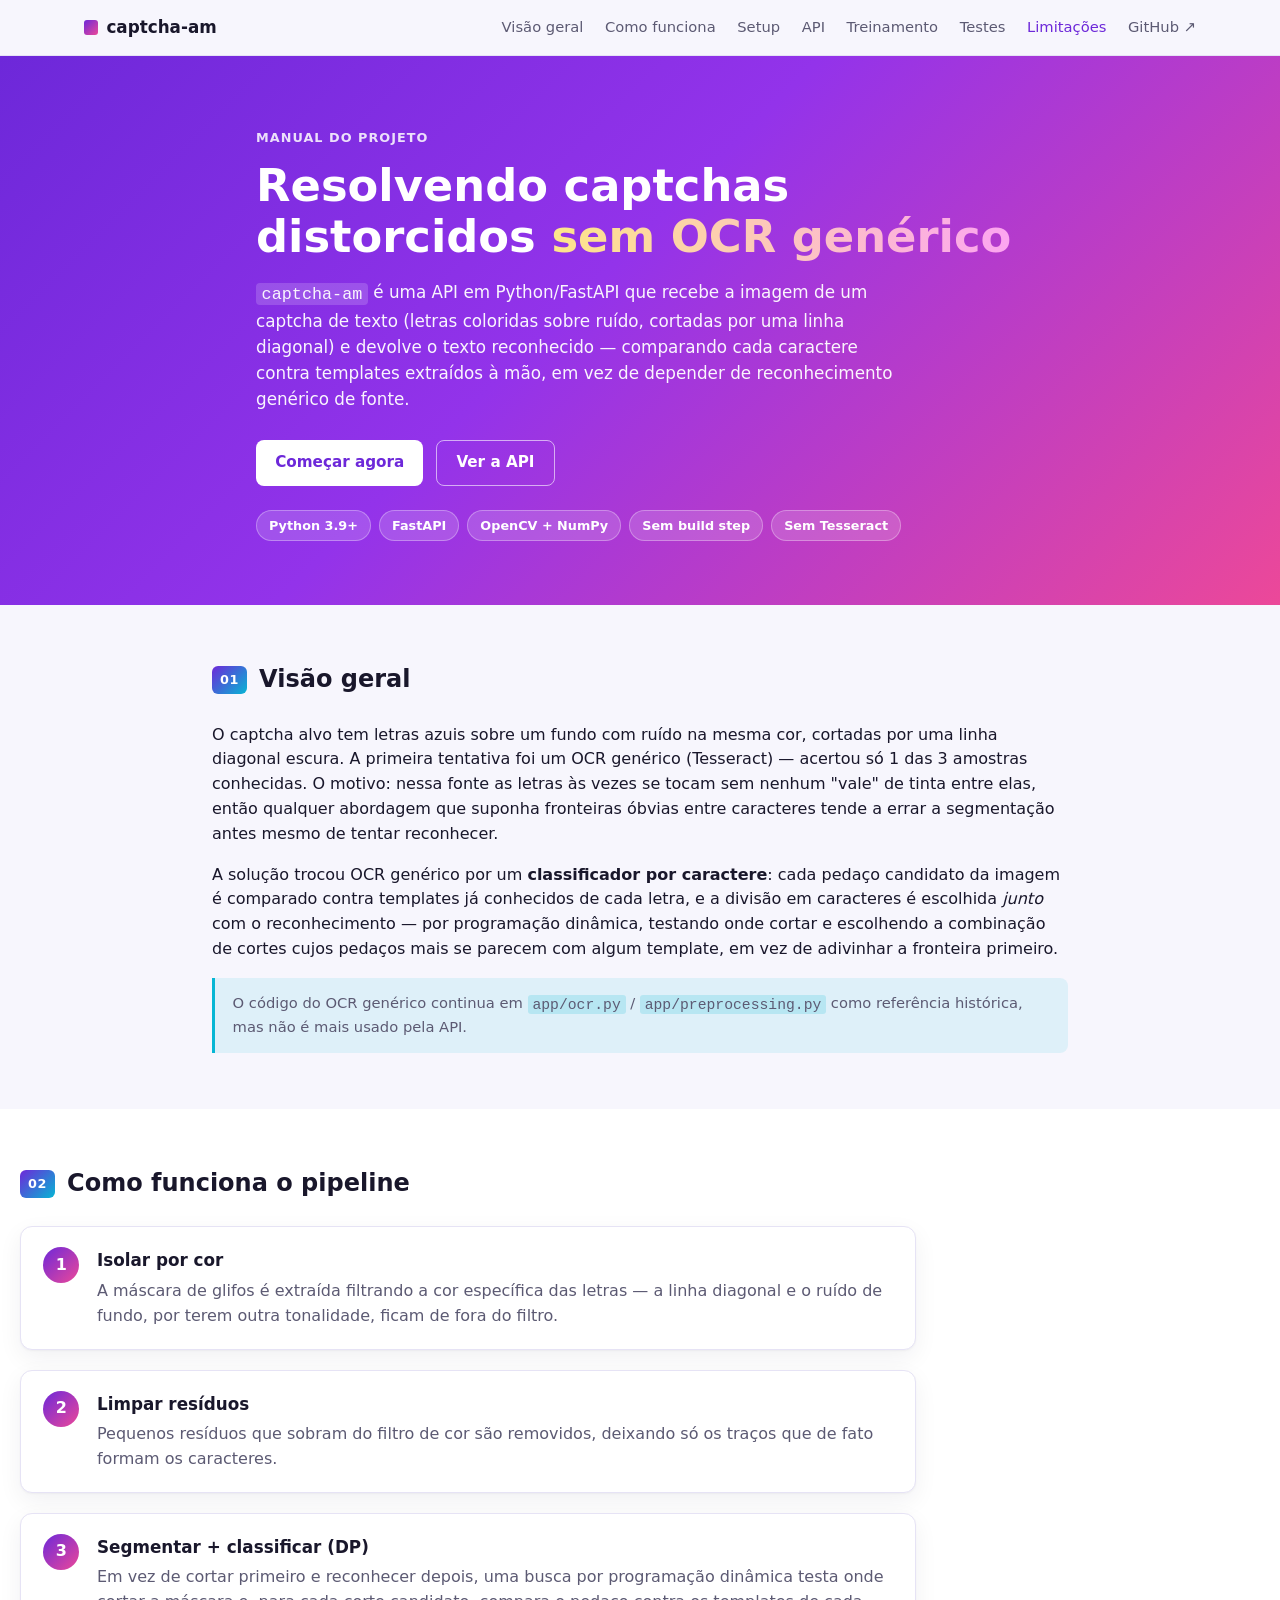
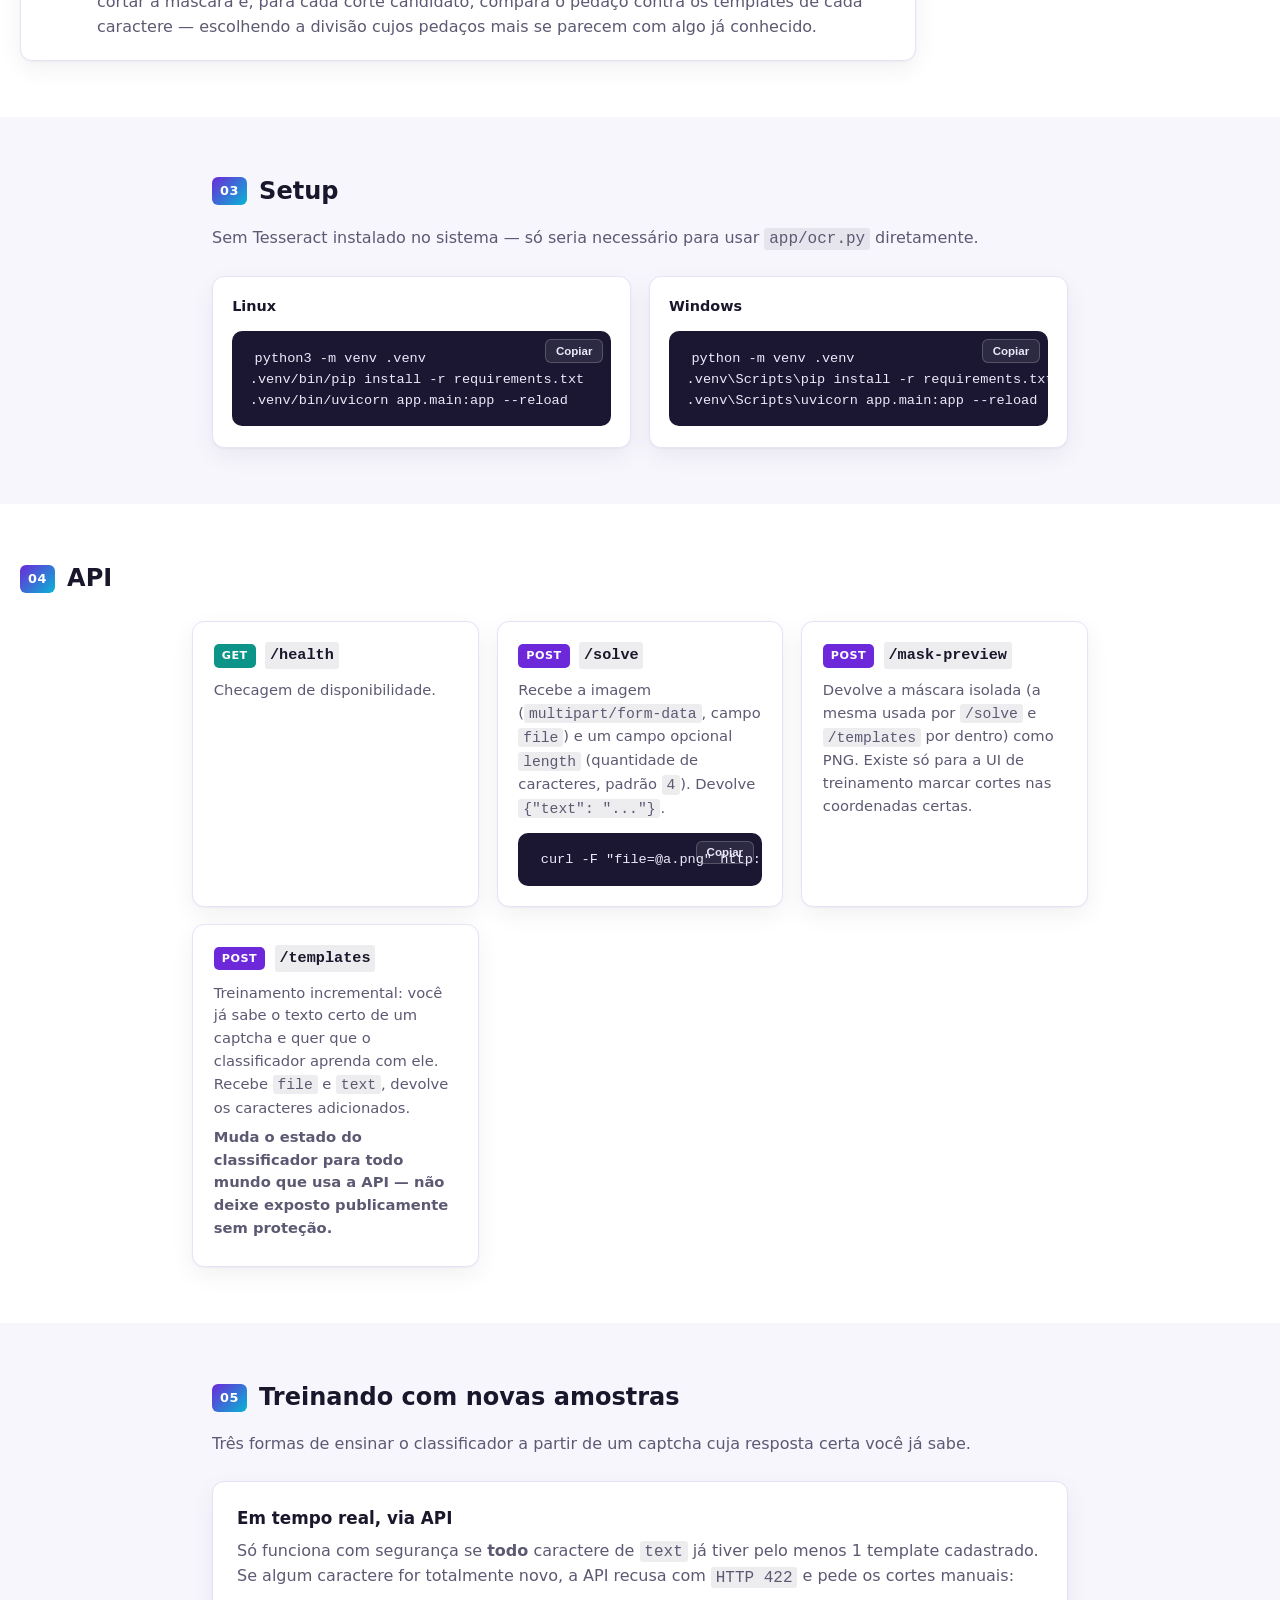
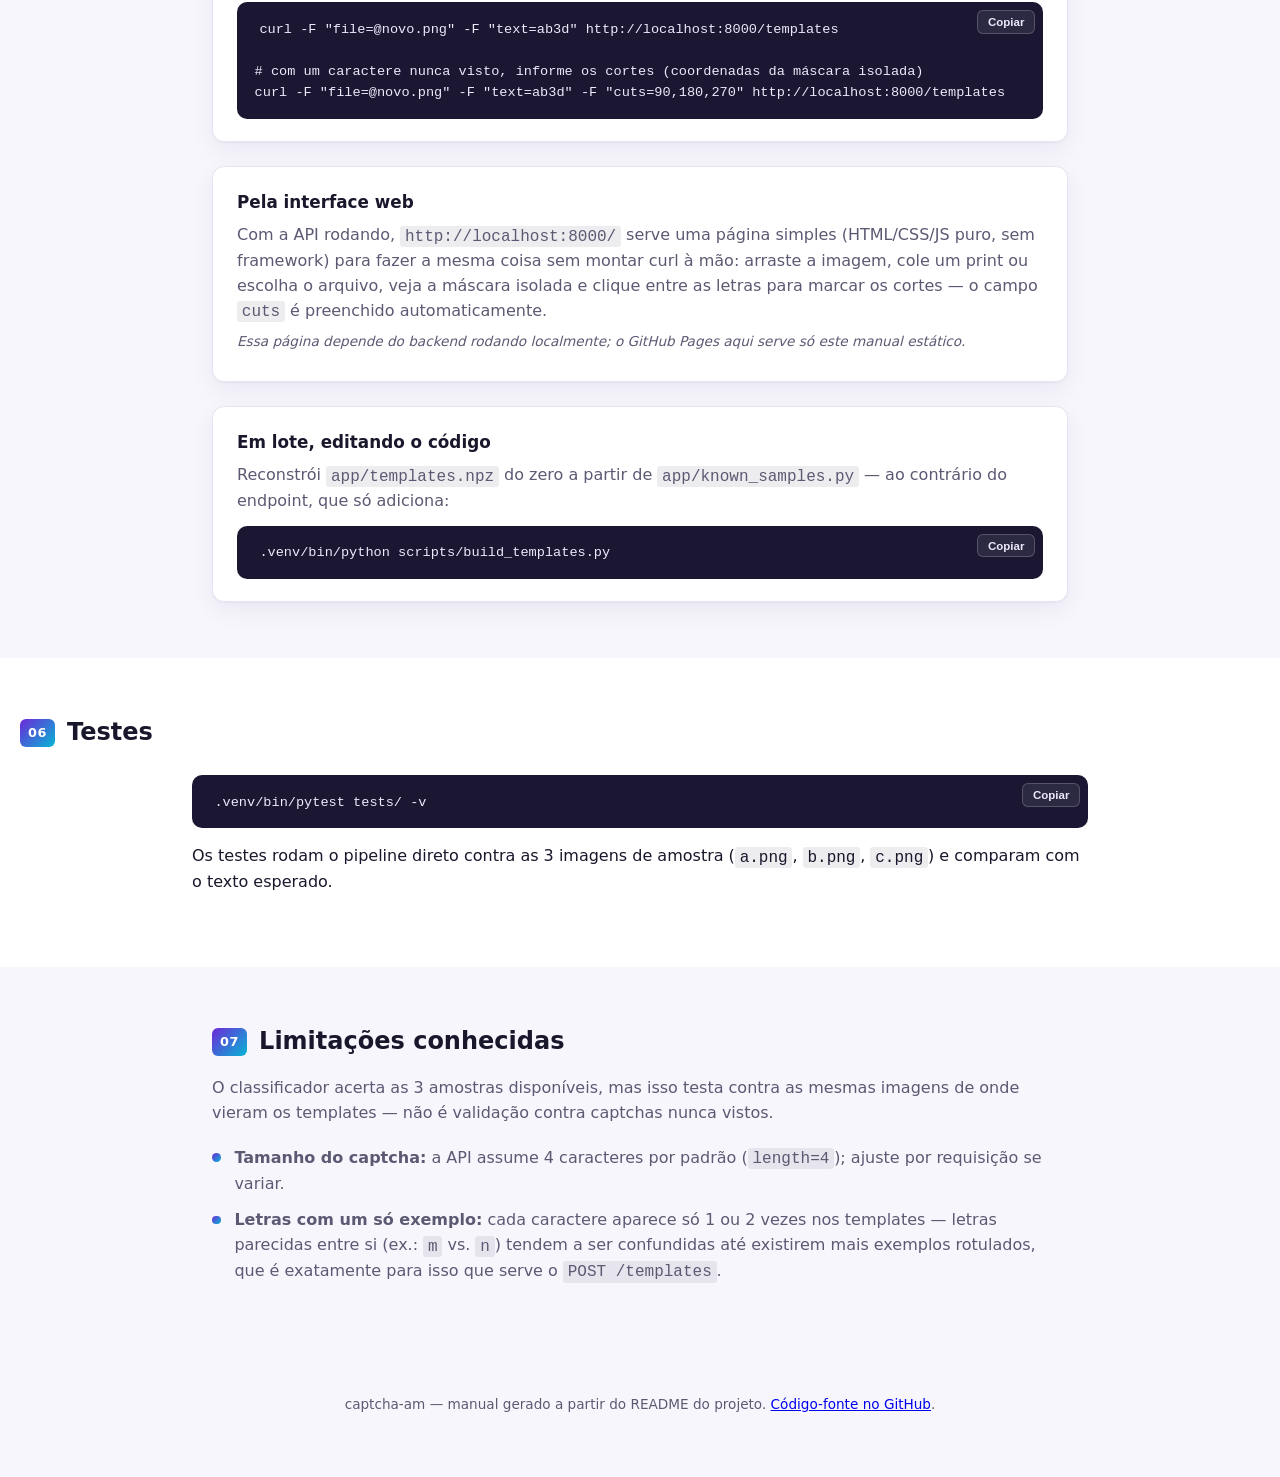
<file: index.html>
<!DOCTYPE html>
<html lang="pt-br">
<head>
  <meta charset="utf-8">
  <meta name="viewport" content="width=device-width, initial-scale=1">
  <title>captcha-am · manual do projeto</title>
  <meta name="description" content="Manual do captcha-am: API que resolve captchas de texto distorcido usando um classificador por caractere, sem OCR genérico.">
  <link rel="icon" href="data:,">
  <link rel="stylesheet" href="style.css">
</head>
<body>
  <header class="topbar">
    <div class="topbar-inner">
      <a class="brand" href="#top">
        <span class="brand-mark" aria-hidden="true"></span>
        captcha-am
      </a>
      <button id="nav-toggle" class="nav-toggle" aria-expanded="false" aria-controls="nav-links">
        <span></span><span></span><span></span>
      </button>
      <nav id="nav-links" class="nav-links">
        <a href="#visao-geral">Visão geral</a>
        <a href="#como-funciona">Como funciona</a>
        <a href="#setup">Setup</a>
        <a href="#api">API</a>
        <a href="#treinamento">Treinamento</a>
        <a href="#testes">Testes</a>
        <a href="#limitacoes">Limitações</a>
        <a class="nav-repo" href="https://github.com/bapadua/captcha-py" target="_blank" rel="noopener">GitHub ↗</a>
      </nav>
    </div>
  </header>

  <main id="top">
    <section class="hero">
      <div class="hero-inner">
        <p class="eyebrow">Manual do projeto</p>
        <h1>Resolvendo captchas distorcidos <span class="gradient-text">sem OCR genérico</span></h1>
        <p class="hero-lead">
          <code>captcha-am</code> é uma API em Python/FastAPI que recebe a imagem de um captcha
          de texto (letras coloridas sobre ruído, cortadas por uma linha diagonal) e devolve o
          texto reconhecido — comparando cada caractere contra templates extraídos à mão, em vez
          de depender de reconhecimento genérico de fonte.
        </p>
        <div class="hero-actions">
          <a class="btn btn-primary" href="#setup">Começar agora</a>
          <a class="btn btn-ghost" href="#api">Ver a API</a>
        </div>
        <ul class="badges">
          <li class="badge">Python 3.9+</li>
          <li class="badge">FastAPI</li>
          <li class="badge">OpenCV + NumPy</li>
          <li class="badge">Sem build step</li>
          <li class="badge">Sem Tesseract</li>
        </ul>
      </div>
    </section>

    <section id="visao-geral" class="section">
      <h2><span class="num">01</span> Visão geral</h2>
      <div class="prose">
        <p>
          O captcha alvo tem letras azuis sobre um fundo com ruído na mesma cor, cortadas por uma
          linha diagonal escura. A primeira tentativa foi um OCR genérico (Tesseract) — acertou
          só 1 das 3 amostras conhecidas. O motivo: nessa fonte as letras às vezes se tocam sem
          nenhum "vale" de tinta entre elas, então qualquer abordagem que suponha fronteiras
          óbvias entre caracteres tende a errar a segmentação antes mesmo de tentar reconhecer.
        </p>
        <p>
          A solução trocou OCR genérico por um <strong>classificador por caractere</strong>: cada
          pedaço candidato da imagem é comparado contra templates já conhecidos de cada letra, e a
          divisão em caracteres é escolhida <em>junto</em> com o reconhecimento — por programação
          dinâmica, testando onde cortar e escolhendo a combinação de cortes cujos pedaços mais se
          parecem com algum template, em vez de adivinhar a fronteira primeiro.
        </p>
      </div>
      <div class="callout">
        O código do OCR genérico continua em <code>app/ocr.py</code> /
        <code>app/preprocessing.py</code> como referência histórica, mas não é mais usado pela API.
      </div>
    </section>

    <section id="como-funciona" class="section section-alt">
      <h2><span class="num">02</span> Como funciona o pipeline</h2>
      <ol class="timeline">
        <li class="timeline-step">
          <span class="step-index">1</span>
          <div>
            <h3>Isolar por cor</h3>
            <p>
              A máscara de glifos é extraída filtrando a cor específica das letras — a linha
              diagonal e o ruído de fundo, por terem outra tonalidade, ficam de fora do filtro.
            </p>
          </div>
        </li>
        <li class="timeline-step">
          <span class="step-index">2</span>
          <div>
            <h3>Limpar resíduos</h3>
            <p>
              Pequenos resíduos que sobram do filtro de cor são removidos, deixando só os traços
              que de fato formam os caracteres.
            </p>
          </div>
        </li>
        <li class="timeline-step">
          <span class="step-index">3</span>
          <div>
            <h3>Segmentar + classificar (DP)</h3>
            <p>
              Em vez de cortar primeiro e reconhecer depois, uma busca por programação dinâmica
              testa onde cortar a máscara e, para cada corte candidato, compara o pedaço contra os
              templates de cada caractere — escolhendo a divisão cujos pedaços mais se parecem com
              algo já conhecido.
            </p>
          </div>
        </li>
      </ol>
    </section>

    <section id="setup" class="section">
      <h2><span class="num">03</span> Setup</h2>
      <p class="section-lead">Sem Tesseract instalado no sistema — só seria necessário para usar <code>app/ocr.py</code> diretamente.</p>
      <div class="code-grid">
        <div class="code-card">
          <div class="code-card-head">
            <span>Linux</span>
          </div>
          <pre><code>python3 -m venv .venv
.venv/bin/pip install -r requirements.txt
.venv/bin/uvicorn app.main:app --reload</code></pre>
        </div>
        <div class="code-card">
          <div class="code-card-head">
            <span>Windows</span>
          </div>
          <pre><code>python -m venv .venv
.venv\Scripts\pip install -r requirements.txt
.venv\Scripts\uvicorn app.main:app --reload</code></pre>
        </div>
      </div>
    </section>

    <section id="api" class="section section-alt">
      <h2><span class="num">04</span> API</h2>
      <div class="api-grid">
        <article class="api-card">
          <header><span class="method get">GET</span><code>/health</code></header>
          <p>Checagem de disponibilidade.</p>
        </article>

        <article class="api-card">
          <header><span class="method post">POST</span><code>/solve</code></header>
          <p>
            Recebe a imagem (<code>multipart/form-data</code>, campo <code>file</code>) e um
            campo opcional <code>length</code> (quantidade de caracteres, padrão <code>4</code>).
            Devolve <code>{"text": "..."}</code>.
          </p>
          <pre><code>curl -F "file=@a.png" http://localhost:8000/solve</code></pre>
        </article>

        <article class="api-card">
          <header><span class="method post">POST</span><code>/mask-preview</code></header>
          <p>
            Devolve a máscara isolada (a mesma usada por <code>/solve</code> e
            <code>/templates</code> por dentro) como PNG. Existe só para a UI de treinamento
            marcar cortes nas coordenadas certas.
          </p>
        </article>

        <article class="api-card">
          <header><span class="method post">POST</span><code>/templates</code></header>
          <p>
            Treinamento incremental: você já sabe o texto certo de um captcha e quer que o
            classificador aprenda com ele. Recebe <code>file</code> e <code>text</code>, devolve
            os caracteres adicionados.
          </p>
          <p class="warn">Muda o estado do classificador para todo mundo que usa a API — não deixe exposto publicamente sem proteção.</p>
        </article>
      </div>
    </section>

    <section id="treinamento" class="section">
      <h2><span class="num">05</span> Treinando com novas amostras</h2>
      <p class="section-lead">Três formas de ensinar o classificador a partir de um captcha cuja resposta certa você já sabe.</p>

      <div class="train-card">
        <h3>Em tempo real, via API</h3>
        <p>
          Só funciona com segurança se <strong>todo</strong> caractere de <code>text</code> já
          tiver pelo menos 1 template cadastrado. Se algum caractere for totalmente novo, a API
          recusa com <code>HTTP 422</code> e pede os cortes manuais:
        </p>
        <pre><code>curl -F "file=@novo.png" -F "text=ab3d" http://localhost:8000/templates

# com um caractere nunca visto, informe os cortes (coordenadas da máscara isolada)
curl -F "file=@novo.png" -F "text=ab3d" -F "cuts=90,180,270" http://localhost:8000/templates</code></pre>
      </div>

      <div class="train-card">
        <h3>Pela interface web</h3>
        <p>
          Com a API rodando, <code>http://localhost:8000/</code> serve uma página simples
          (HTML/CSS/JS puro, sem framework) para fazer a mesma coisa sem montar curl à mão:
          arraste a imagem, cole um print ou escolha o arquivo, veja a máscara isolada e clique
          entre as letras para marcar os cortes — o campo <code>cuts</code> é preenchido
          automaticamente.
        </p>
        <p class="hint">Essa página depende do backend rodando localmente; o GitHub Pages aqui serve só este manual estático.</p>
      </div>

      <div class="train-card">
        <h3>Em lote, editando o código</h3>
        <p>
          Reconstrói <code>app/templates.npz</code> do zero a partir de
          <code>app/known_samples.py</code> — ao contrário do endpoint, que só adiciona:
        </p>
        <pre><code>.venv/bin/python scripts/build_templates.py</code></pre>
      </div>
    </section>

    <section id="testes" class="section section-alt">
      <h2><span class="num">06</span> Testes</h2>
      <pre><code>.venv/bin/pytest tests/ -v</code></pre>
      <p>Os testes rodam o pipeline direto contra as 3 imagens de amostra (<code>a.png</code>, <code>b.png</code>, <code>c.png</code>) e comparam com o texto esperado.</p>
    </section>

    <section id="limitacoes" class="section">
      <h2><span class="num">07</span> Limitações conhecidas</h2>
      <p class="section-lead">
        O classificador acerta as 3 amostras disponíveis, mas isso testa contra as mesmas imagens
        de onde vieram os templates — não é validação contra captchas nunca vistos.
      </p>
      <ul class="check-list">
        <li><strong>Tamanho do captcha:</strong> a API assume 4 caracteres por padrão (<code>length=4</code>); ajuste por requisição se variar.</li>
        <li><strong>Letras com um só exemplo:</strong> cada caractere aparece só 1 ou 2 vezes nos templates — letras parecidas entre si (ex.: <code>m</code> vs. <code>n</code>) tendem a ser confundidas até existirem mais exemplos rotulados, que é exatamente para isso que serve o <code>POST /templates</code>.</li>
      </ul>
    </section>
  </main>

  <footer class="footer">
    <p>
      captcha-am — manual gerado a partir do README do projeto.
      <a href="https://github.com/bapadua/captcha-py" target="_blank" rel="noopener">Código-fonte no GitHub</a>.
    </p>
  </footer>

  <script src="app.js"></script>
</body>
</html>
</file>
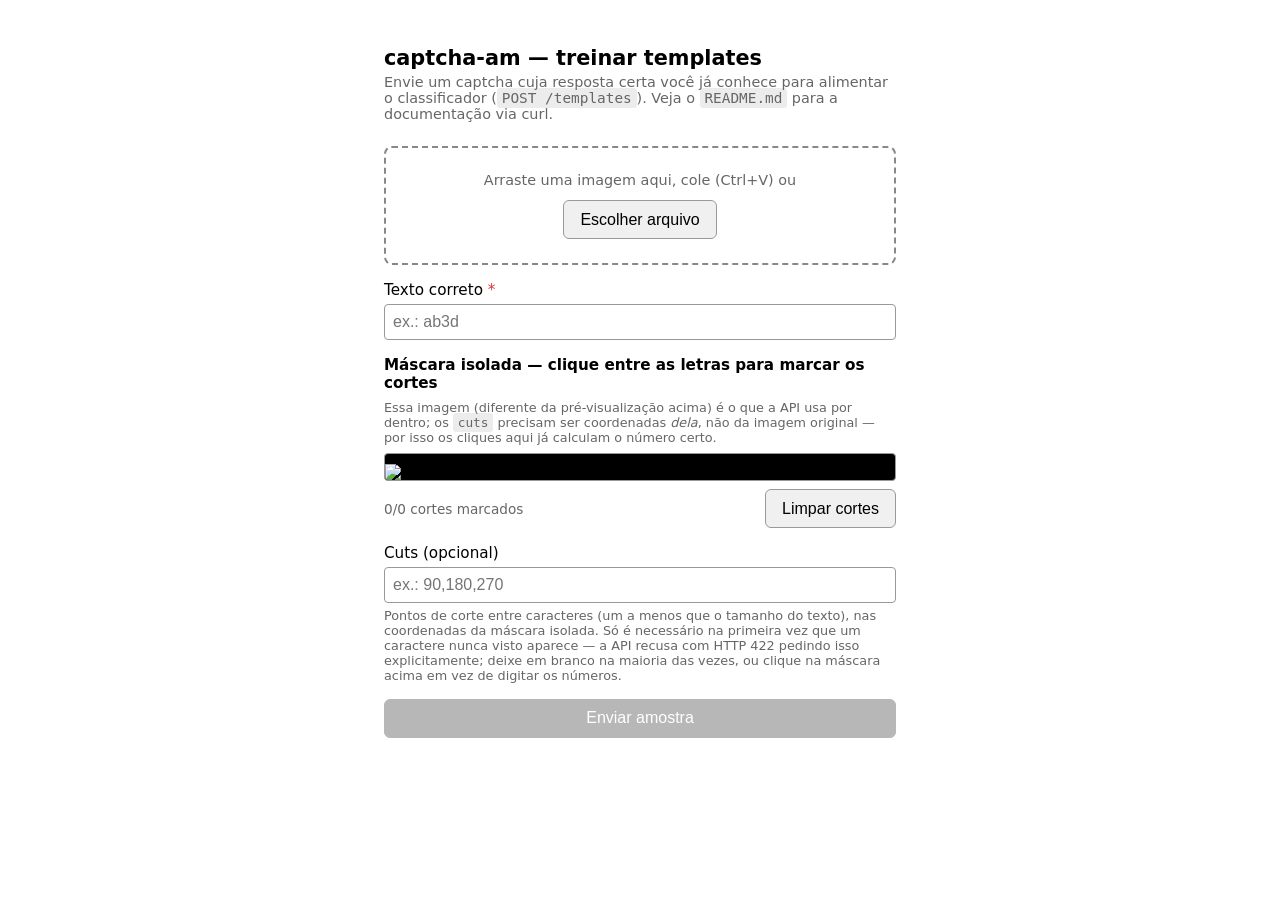
<file: app/static/index.html>
<!DOCTYPE html>
<html lang="pt-br">
<head>
  <meta charset="utf-8">
  <meta name="viewport" content="width=device-width, initial-scale=1">
  <title>captcha-am · treinar templates</title>
  <link rel="stylesheet" href="style.css">
</head>
<body>
  <div id="success-toast" class="success-toast" role="status" aria-live="polite">
    <span class="success-toast-icon" aria-hidden="true">&#10003;</span>
    <span id="success-toast-message"></span>
  </div>

  <main>
    <h1>captcha-am — treinar templates</h1>
    <p class="subtitle">
      Envie um captcha cuja resposta certa você já conhece para alimentar o
      classificador (<code>POST /templates</code>). Veja o <code>README.md</code>
      para a documentação via curl.
    </p>

    <form id="form">
      <section id="dropzone" class="dropzone">
        <p id="dropzone-hint">Arraste uma imagem aqui, cole (Ctrl+V) ou</p>
        <button type="button" id="pick-btn">Escolher arquivo</button>
        <input type="file" id="file-input" accept="image/*" hidden>
        <img id="preview" alt="Pré-visualização" hidden>
      </section>

      <label class="field">
        <span>Texto correto <span class="required">*</span></span>
        <input type="text" id="text-input" name="text" placeholder="ex.: ab3d" required autocomplete="off">
      </label>

      <section id="mask-section" class="mask-section" hidden>
        <p class="mask-label">
          Máscara isolada — clique entre as letras para marcar os cortes
        </p>
        <p class="mask-hint">
          Essa imagem (diferente da pré-visualização acima) é o que a API usa por
          dentro; os <code>cuts</code> precisam ser coordenadas <em>dela</em>, não da
          imagem original — por isso os cliques aqui já calculam o número certo.
        </p>
        <div id="mask-scroll" class="mask-scroll">
          <div id="mask-stack" class="mask-stack">
            <img id="mask-image" alt="Máscara isolada do captcha">
            <canvas id="mask-canvas"></canvas>
          </div>
        </div>
        <p id="mask-error" class="mask-error" hidden></p>
        <div class="mask-controls">
          <span id="cuts-counter" class="cuts-counter">0/0 cortes marcados</span>
          <button type="button" id="clear-cuts-btn">Limpar cortes</button>
        </div>
      </section>

      <label class="field">
        <span>Cuts (opcional)</span>
        <input type="text" id="cuts-input" name="cuts" placeholder="ex.: 90,180,270" autocomplete="off">
        <small>
          Pontos de corte entre caracteres (um a menos que o tamanho do texto),
          nas coordenadas da máscara isolada. Só é necessário na primeira vez que
          um caractere nunca visto aparece — a API recusa com HTTP 422 pedindo
          isso explicitamente; deixe em branco na maioria das vezes, ou clique na
          máscara acima em vez de digitar os números.
        </small>
      </label>

      <button type="submit" id="submit-btn" disabled>Enviar amostra</button>
    </form>

    <div id="result" class="result" hidden></div>
  </main>

  <script src="app.js"></script>
</body>
</html>
</file>
<file: style.css>
:root {
  color-scheme: light dark;

  --bg: #f7f6fd;
  --bg-alt: #ffffff;
  --text: #19172b;
  --text-dim: #5c5a73;
  --border: #e6e3f5;
  --card-bg: #ffffff;
  --card-shadow: 0 1px 2px rgba(25, 23, 43, 0.04), 0 8px 24px rgba(25, 23, 43, 0.06);

  --primary: #6d28d9;
  --primary-2: #ec4899;
  --accent: #06b6d4;

  --code-bg: #1b1733;
  --code-text: #ece9fb;

  --get: #0d9488;
  --post: #6d28d9;
}

@media (prefers-color-scheme: dark) {
  :root {
    --bg: #0c0b17;
    --bg-alt: #13112a;
    --text: #f1eefc;
    --text-dim: #ada8c9;
    --border: #2a2550;
    --card-bg: #171433;
    --card-shadow: 0 1px 2px rgba(0, 0, 0, 0.3), 0 10px 28px rgba(0, 0, 0, 0.35);
    --code-bg: #0e0c1f;
    --code-text: #e7e3fb;
  }
}

* {
  box-sizing: border-box;
}

html {
  scroll-behavior: smooth;
}

body {
  margin: 0;
  background: var(--bg);
  color: var(--text);
  font-family: system-ui, -apple-system, "Segoe UI", Roboto, sans-serif;
  line-height: 1.55;
}

code, pre {
  font-family: "SFMono-Regular", Consolas, "Liberation Mono", Menlo, monospace;
}

/* ---------- topbar ---------- */

.topbar {
  position: sticky;
  top: 0;
  z-index: 50;
  background: color-mix(in srgb, var(--bg) 85%, transparent);
  backdrop-filter: blur(10px);
  border-bottom: 1px solid var(--border);
}

.topbar-inner {
  max-width: 72rem;
  margin: 0 auto;
  padding: 0.9rem 1.25rem;
  display: flex;
  align-items: center;
  gap: 1rem;
}

.brand {
  display: flex;
  align-items: center;
  gap: 0.5rem;
  font-weight: 700;
  font-size: 1.05rem;
  color: var(--text);
  text-decoration: none;
  margin-right: auto;
}

.brand-mark {
  width: 0.9rem;
  height: 0.9rem;
  border-radius: 3px;
  background: linear-gradient(135deg, var(--primary), var(--primary-2));
  display: inline-block;
}

.nav-links {
  display: flex;
  gap: 1.35rem;
  flex-wrap: wrap;
}

.nav-links a {
  color: var(--text-dim);
  text-decoration: none;
  font-size: 0.92rem;
  font-weight: 500;
  transition: color 0.15s;
}

.nav-links a:hover,
.nav-links a.active {
  color: var(--primary);
}

.nav-toggle {
  display: none;
  flex-direction: column;
  justify-content: center;
  gap: 4px;
  width: 2rem;
  height: 2rem;
  border: none;
  background: transparent;
  cursor: pointer;
  padding: 0;
}

.nav-toggle span {
  display: block;
  height: 2px;
  background: var(--text);
  border-radius: 2px;
}

@media (max-width: 720px) {
  .nav-toggle {
    display: flex;
  }

  .nav-links {
    position: absolute;
    top: 100%;
    left: 0;
    right: 0;
    background: var(--bg-alt);
    border-bottom: 1px solid var(--border);
    flex-direction: column;
    gap: 0;
    padding: 0.5rem 1.25rem 1rem;
    display: none;
  }

  .nav-links.open {
    display: flex;
  }

  .nav-links a {
    padding: 0.6rem 0;
  }
}

/* ---------- hero ---------- */

.hero {
  background: linear-gradient(135deg, var(--primary) 0%, #9333ea 45%, var(--primary-2) 100%);
  color: #fff;
  padding: 4.5rem 1.25rem 4rem;
}

.hero-inner {
  max-width: 48rem;
  margin: 0 auto;
}

.eyebrow {
  text-transform: uppercase;
  letter-spacing: 0.08em;
  font-size: 0.8rem;
  font-weight: 700;
  opacity: 0.85;
  margin: 0 0 0.75rem;
}

.hero h1 {
  font-size: clamp(1.9rem, 4vw, 2.8rem);
  line-height: 1.15;
  margin: 0 0 1rem;
}

.gradient-text {
  background: linear-gradient(90deg, #fde68a, #fca5f1);
  -webkit-background-clip: text;
  background-clip: text;
  color: transparent;
}

.hero-lead {
  font-size: 1.05rem;
  opacity: 0.95;
  max-width: 40rem;
}

.hero-lead code {
  background: rgba(255, 255, 255, 0.18);
  padding: 0.1rem 0.35rem;
  border-radius: 4px;
}

.hero-actions {
  display: flex;
  gap: 0.8rem;
  flex-wrap: wrap;
  margin: 1.75rem 0 1.5rem;
}

.btn {
  display: inline-flex;
  align-items: center;
  padding: 0.65rem 1.2rem;
  border-radius: 8px;
  font-weight: 600;
  font-size: 0.95rem;
  text-decoration: none;
  transition: transform 0.15s, background-color 0.15s, border-color 0.15s;
}

.btn:hover {
  transform: translateY(-1px);
}

.btn-primary {
  background: #fff;
  color: var(--primary);
}

.btn-ghost {
  border: 1.5px solid rgba(255, 255, 255, 0.6);
  color: #fff;
}

.badges {
  list-style: none;
  display: flex;
  flex-wrap: wrap;
  gap: 0.5rem;
  padding: 0;
  margin: 0;
}

.badge {
  background: rgba(255, 255, 255, 0.16);
  border: 1px solid rgba(255, 255, 255, 0.3);
  border-radius: 999px;
  padding: 0.3rem 0.75rem;
  font-size: 0.8rem;
  font-weight: 600;
}

/* ---------- sections ---------- */

.section {
  max-width: 56rem;
  margin: 0 auto;
  padding: 3.5rem 1.25rem;
}

.section-alt {
  background: var(--bg-alt);
  max-width: none;
  padding: 3.5rem 1.25rem;
}

.section-alt > * {
  max-width: 56rem;
  margin-left: auto;
  margin-right: auto;
}

.section h2 {
  display: flex;
  align-items: center;
  gap: 0.75rem;
  font-size: 1.5rem;
  margin: 0 0 1.5rem;
}

.num {
  font-size: 0.8rem;
  font-weight: 700;
  color: #fff;
  background: linear-gradient(135deg, var(--primary), var(--accent));
  border-radius: 6px;
  padding: 0.25rem 0.5rem;
  letter-spacing: 0.05em;
}

.section-lead {
  color: var(--text-dim);
  font-size: 1rem;
  margin-top: -0.5rem;
}

.prose p {
  margin: 0 0 1rem;
}

.callout {
  border-left: 3px solid var(--accent);
  background: color-mix(in srgb, var(--accent) 10%, transparent);
  padding: 0.9rem 1.1rem;
  border-radius: 0 8px 8px 0;
  font-size: 0.92rem;
  color: var(--text-dim);
}

.callout code {
  background: color-mix(in srgb, var(--accent) 18%, transparent);
  padding: 0.1rem 0.3rem;
  border-radius: 3px;
}

/* ---------- timeline ---------- */

.timeline {
  list-style: none;
  margin: 0;
  padding: 0;
  display: grid;
  gap: 1.25rem;
}

.timeline-step {
  display: flex;
  gap: 1.1rem;
  background: var(--card-bg);
  border: 1px solid var(--border);
  border-radius: 12px;
  padding: 1.25rem 1.4rem;
  box-shadow: var(--card-shadow);
}

.step-index {
  flex: none;
  width: 2.25rem;
  height: 2.25rem;
  border-radius: 50%;
  display: flex;
  align-items: center;
  justify-content: center;
  font-weight: 700;
  color: #fff;
  background: linear-gradient(135deg, var(--primary), var(--primary-2));
}

.timeline-step h3 {
  margin: 0 0 0.35rem;
  font-size: 1.05rem;
}

.timeline-step p {
  margin: 0;
  color: var(--text-dim);
}

/* ---------- code blocks ---------- */

pre {
  position: relative;
  background: var(--code-bg);
  color: var(--code-text);
  border-radius: 10px;
  padding: 1rem 1.1rem;
  overflow-x: auto;
  font-size: 0.85rem;
  margin: 0.75rem 0 0;
}

pre code {
  white-space: pre;
}

.copy-btn {
  position: absolute;
  top: 0.5rem;
  right: 0.5rem;
  font-size: 0.72rem;
  font-weight: 600;
  padding: 0.3rem 0.6rem;
  border-radius: 6px;
  border: 1px solid rgba(255, 255, 255, 0.2);
  background: rgba(255, 255, 255, 0.08);
  color: var(--code-text);
  cursor: pointer;
  transition: background-color 0.15s;
}

.copy-btn:hover {
  background: rgba(255, 255, 255, 0.18);
}

.code-grid {
  display: grid;
  grid-template-columns: repeat(auto-fit, minmax(16rem, 1fr));
  gap: 1.1rem;
  margin-top: 1.5rem;
}

.code-card {
  background: var(--card-bg);
  border: 1px solid var(--border);
  border-radius: 12px;
  padding: 1.1rem 1.2rem 1.3rem;
  box-shadow: var(--card-shadow);
}

.code-card-head span {
  font-weight: 700;
  font-size: 0.9rem;
}

/* ---------- api cards ---------- */

.api-grid {
  display: grid;
  grid-template-columns: repeat(auto-fit, minmax(17rem, 1fr));
  gap: 1.1rem;
  margin-top: 1.5rem;
}

.api-card {
  background: var(--card-bg);
  border: 1px solid var(--border);
  border-radius: 12px;
  padding: 1.25rem 1.3rem;
  box-shadow: var(--card-shadow);
}

.api-card header {
  display: flex;
  align-items: center;
  gap: 0.6rem;
  margin-bottom: 0.6rem;
}

.api-card header code {
  font-weight: 700;
  font-size: 0.95rem;
}

.api-card p {
  color: var(--text-dim);
  font-size: 0.92rem;
  margin: 0.4rem 0;
}

.method {
  font-size: 0.7rem;
  font-weight: 800;
  letter-spacing: 0.04em;
  padding: 0.2rem 0.5rem;
  border-radius: 5px;
  color: #fff;
}

.method.get {
  background: var(--get);
}

.method.post {
  background: var(--post);
}

.warn {
  color: #b45309;
  font-weight: 600;
}

@media (prefers-color-scheme: dark) {
  .warn { color: #fbbf24; }
}

/* ---------- training cards ---------- */

.train-card {
  background: var(--card-bg);
  border: 1px solid var(--border);
  border-radius: 12px;
  padding: 1.4rem 1.5rem;
  box-shadow: var(--card-shadow);
  margin-top: 1.5rem;
}

.train-card h3 {
  margin: 0 0 0.5rem;
  font-size: 1.05rem;
}

.train-card p {
  color: var(--text-dim);
  margin: 0.4rem 0;
}

.hint {
  font-size: 0.85rem;
  font-style: italic;
}

/* ---------- lists ---------- */

.check-list {
  list-style: none;
  margin: 1.25rem 0 0;
  padding: 0;
  display: grid;
  gap: 0.75rem;
}

.check-list li {
  position: relative;
  padding-left: 1.4rem;
  color: var(--text-dim);
}

.check-list li::before {
  content: "";
  position: absolute;
  left: 0;
  top: 0.45rem;
  width: 0.55rem;
  height: 0.55rem;
  border-radius: 50%;
  background: linear-gradient(135deg, var(--primary), var(--accent));
}

/* ---------- footer ---------- */

.footer {
  text-align: center;
  padding: 2.5rem 1.25rem 3rem;
  color: var(--text-dim);
  font-size: 0.85rem;
}

code {
  background: color-mix(in srgb, var(--text) 8%, transparent);
  padding: 0.1rem 0.3rem;
  border-radius: 3px;
}
</file>
<file: app/static/style.css>
:root {
  color-scheme: light dark;
  font-family: system-ui, sans-serif;
}

body {
  margin: 0;
  padding: 2rem 1rem;
  display: flex;
  justify-content: center;
}

main {
  width: 100%;
  max-width: 32rem;
}

h1 {
  font-size: 1.3rem;
  margin-bottom: 0.25rem;
}

.subtitle {
  color: #666;
  font-size: 0.9rem;
  margin-top: 0;
  margin-bottom: 1.5rem;
}

code {
  background: rgba(127, 127, 127, 0.15);
  padding: 0.1rem 0.3rem;
  border-radius: 3px;
}

form {
  display: flex;
  flex-direction: column;
  gap: 1rem;
}

.dropzone {
  border: 2px dashed #888;
  border-radius: 8px;
  padding: 1.5rem;
  text-align: center;
  display: flex;
  flex-direction: column;
  align-items: center;
  gap: 0.75rem;
  transition: border-color 0.15s, background-color 0.15s;
}

.dropzone.drag-over {
  border-color: #3b82f6;
  background-color: rgba(59, 130, 246, 0.08);
}

#dropzone-hint {
  margin: 0;
  color: #666;
  font-size: 0.9rem;
}

#preview {
  max-width: 100%;
  max-height: 12rem;
  border-radius: 4px;
  image-rendering: pixelated;
}

.field {
  display: flex;
  flex-direction: column;
  gap: 0.3rem;
  font-size: 0.95rem;
}

.field .required {
  color: #d33;
}

.field input {
  padding: 0.5rem;
  font-size: 1rem;
  border-radius: 4px;
  border: 1px solid #999;
}

.field input.highlight {
  border-color: #d33;
  box-shadow: 0 0 0 2px rgba(221, 51, 51, 0.2);
}

.field small {
  color: #666;
  font-size: 0.8rem;
}

button {
  padding: 0.6rem 1rem;
  font-size: 1rem;
  border-radius: 6px;
  border: 1px solid #999;
  cursor: pointer;
  background: #f0f0f0;
}

button:disabled {
  cursor: not-allowed;
  opacity: 0.6;
}

#submit-btn {
  background: #3b82f6;
  color: white;
  border-color: #3b82f6;
}

#submit-btn:disabled {
  background: #888;
  border-color: #888;
}

.mask-section {
  display: flex;
  flex-direction: column;
  gap: 0.5rem;
}

.mask-label {
  margin: 0;
  font-weight: 600;
  font-size: 0.95rem;
}

.mask-hint {
  margin: 0;
  color: #666;
  font-size: 0.8rem;
}

.mask-scroll {
  max-width: 100%;
  overflow-x: auto;
  border: 1px solid #999;
  border-radius: 4px;
  background: #000;
}

.mask-stack {
  position: relative;
  display: inline-block;
  line-height: 0;
}

#mask-image {
  display: block;
  image-rendering: pixelated;
}

#mask-canvas {
  position: absolute;
  top: 0;
  left: 0;
  /* Mesmo tamanho em pixels da imagem (ver app.js); o CSS só precisa garantir
     que ela seja exibida do mesmo jeito, não escalada de forma diferente. */
  width: 100%;
  height: 100%;
  cursor: crosshair;
}

.mask-error {
  color: #d33;
  font-size: 0.85rem;
  margin: 0;
}

.mask-controls {
  display: flex;
  align-items: center;
  justify-content: space-between;
  gap: 0.5rem;
}

.cuts-counter {
  font-size: 0.85rem;
  color: #666;
}

.result {
  margin-top: 1.5rem;
  padding: 1rem;
  border-radius: 6px;
  font-size: 0.95rem;
}

.result.ok {
  background: rgba(34, 197, 94, 0.12);
  border: 1px solid rgba(34, 197, 94, 0.5);
}

.result.error {
  background: rgba(239, 68, 68, 0.12);
  border: 1px solid rgba(239, 68, 68, 0.5);
}

/* Fica sempre no DOM; opacity/transform controlam aparecer/desaparecer para
   não depender de `hidden` disputando display com a transição. */
.success-toast {
  position: fixed;
  top: 1rem;
  left: 50%;
  z-index: 1000;
  display: flex;
  align-items: center;
  gap: 0.6rem;
  max-width: calc(100% - 2rem);
  padding: 0.9rem 1.3rem;
  border-radius: 8px;
  background: #16a34a;
  color: #fff;
  font-size: 0.95rem;
  font-weight: 600;
  box-shadow: 0 4px 12px rgba(0, 0, 0, 0.25);
  opacity: 0;
  pointer-events: none;
  transform: translateX(-50%) translateY(-1rem);
  transition: opacity 0.25s ease, transform 0.25s ease;
}

.success-toast.show {
  opacity: 1;
  transform: translateX(-50%) translateY(0);
}

.success-toast-icon {
  font-weight: 700;
}

@media (prefers-color-scheme: dark) {
  .subtitle { color: #aaa; }
  #dropzone-hint { color: #aaa; }
  .field small { color: #aaa; }
  code { background: rgba(255, 255, 255, 0.12); }
  .field input { background: #1e1e1e; color: #eee; border-color: #555; }
  button { background: #2a2a2a; color: #eee; border-color: #555; }
  .mask-hint { color: #aaa; }
  .mask-scroll { border-color: #555; }
  .cuts-counter { color: #aaa; }
}
</file>
